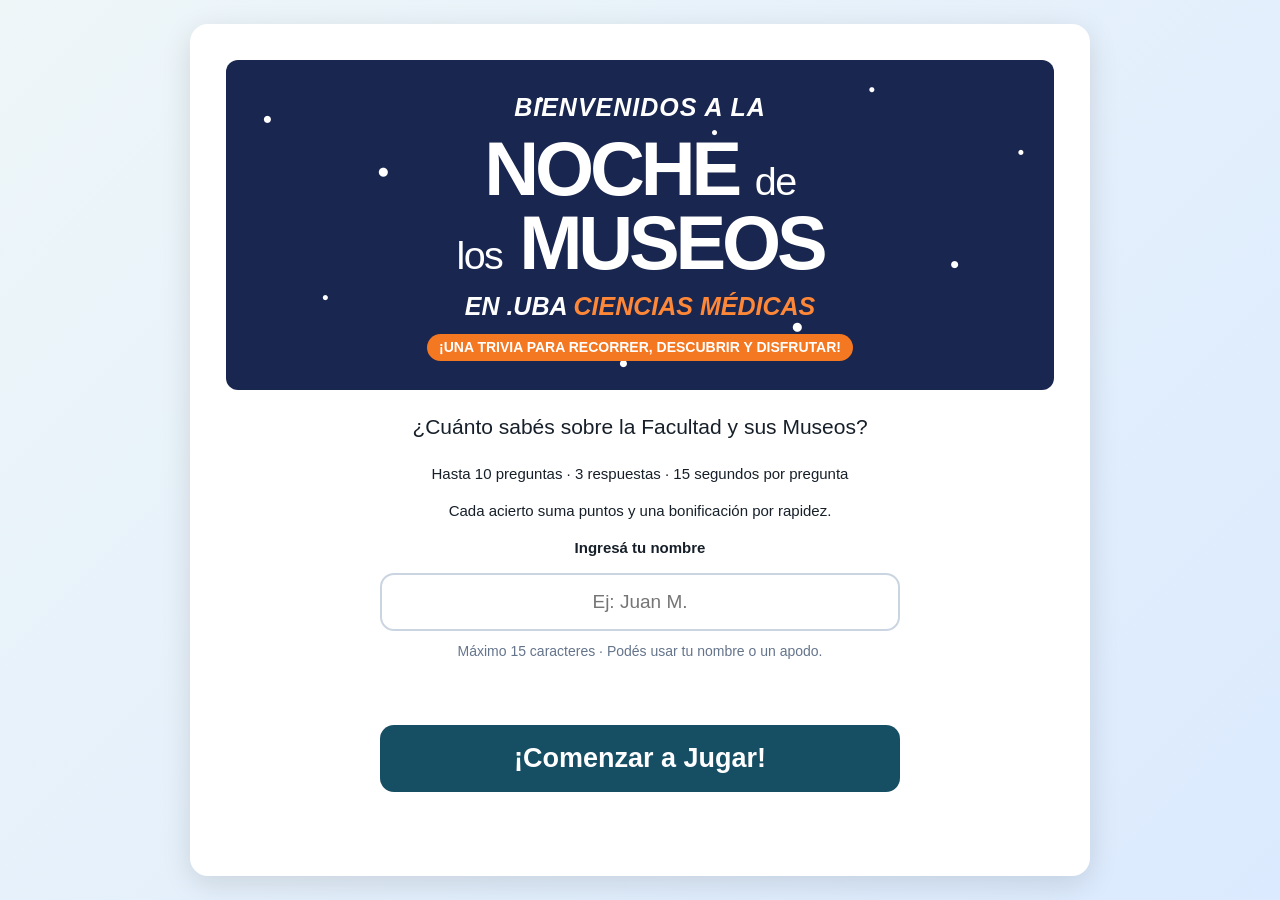
<file: index.html>
<!doctype html>
<html lang="es">
  <head>
    <meta charset="UTF-8" />
    <meta name="viewport" content="width=device-width, initial-scale=1.0" />
    <title>Trivia - Facultad de Medicina UBA y sus Museos</title>
    <link rel="stylesheet" href="style.css" />
  </head>
  <body>
    <!-- Pantalla 1: Ingreso de Nombre -->
    <div id="pantalla-inicio" class="pantalla">
      <section class="bienvenida-trivia" aria-labelledby="titulo-bienvenida">
        <p class="bienvenida-pre">BIENVENIDOS A LA</p>
        <h1 id="titulo-bienvenida" class="bienvenida-titulo">
          NOCHE <span class="bienvenida-de">de</span><br />
          <span class="bienvenida-los">los</span> MUSEOS
        </h1>
        <p class="bienvenida-facultad">
          EN .UBA <span>CIENCIAS MÉDICAS</span>
        </p>
        <p class="bienvenida-lema">
          ¡UNA TRIVIA PARA RECORRER, DESCUBRIR Y DISFRUTAR!
        </p>
      </section>
      <p class="subtitulo">¿Cuánto sabés sobre la Facultad y sus Museos?</p>
      <p class="detalle-juego">
        Hasta 10 preguntas · 3 respuestas · 15 segundos por pregunta
      </p>
      <p class="detalle-juego">
        Cada acierto suma puntos y una bonificación por rapidez.
      </p>
      <p class="etiqueta-nombre"><strong>Ingresá tu nombre</strong></p>

      <input
        type="text"
        id="nombre-jugador"
        placeholder="Ej: Juan M."
        maxlength="15"
        minlength="2"
        autocomplete="nickname"
        aria-describedby="ayuda-nombre mensaje-nombre"
        required
      />
      <p id="ayuda-nombre" class="ayuda-nombre">
        Máximo 15 caracteres · Podés usar tu nombre o un apodo.
      </p>
      <p
        id="mensaje-nombre"
        class="mensaje-nombre"
        role="alert"
        aria-live="polite"
      ></p>
      <br />
      <button id="btn-comenzar">¡Comenzar a Jugar!</button>
    </div>

    <!-- Pantalla 2: El Juego (Oculto al inicio) -->
    <div id="pantalla-juego" class="pantalla" style="display: none">
      <div class="temporizador-pregunta">
        <div
          class="reloj-pregunta"
          role="timer"
          aria-label="Tiempo para responder"
        >
          <span id="tiempo-restante">15</span>
          <span class="unidad-tiempo">s</span>
        </div>
        <div
          class="barra-tiempo-contenedor"
          role="progressbar"
          aria-label="Tiempo restante"
          aria-valuemin="0"
          aria-valuemax="15"
          aria-valuenow="15"
        >
          <div id="barra-tiempo"></div>
        </div>
      </div>

      <div class="caja-pregunta">
        <h2 id="texto-pregunta">Pregunta aquí...</h2>
        <div id="contenedor-imagen">
          <p id="explicacion-texto" style="display: none"></p>
        </div>
        <div id="opciones-container">
          <!-- Los botones de opciones se cargan dinámicamente -->
        </div>
      </div>
      <footer class="pie-juego">
        <span id="info-jugador">Jugador: </span>
        <span id="info-puntaje">Puntaje: 0</span>
      </footer>
    </div>

    <!-- Pantalla 3: Resultado Final (Oculto al inicio) -->
    <div id="pantalla-final" class="pantalla" style="display: none">
      <h2 id="resultado-final"></h2>
      <p id="resultado-categoria"></p>
      <p id="resultado-detalle"></p>
      <p id="resultado-tiempo"></p>
      <p id="estado-guardado" role="status" aria-live="polite"></p>
      <button class="btn-secundario" id="btn-ver-ranking-tiempos-final">
        🏆 Ver Top 10 global
      </button>
    </div>

    <!-- Pantalla 4: Ranking global -->
    <div id="pantalla-ranking-tiempos" class="pantalla" style="display: none">
      <div class="ranking-encabezado">
        <div class="ranking-trofeo" aria-hidden="true">🏆</div>
        <h2>Top 10 global</h2>
        <p class="detalle-juego">Los mejores exploradores de todos los visitantes.</p>
      </div>

      <p id="estado-ranking-global" class="estado-ranking-global" role="status" aria-live="polite"></p>

      <div id="ranking-podio" class="ranking-podio"></div>
      <ol id="lista-ranking-tiempos" class="lista-ranking-global"></ol>

      <button class="btn-secundario" id="btn-volver-ranking-tiempos">
        Volver
      </button>
    </div>

    <script src="preguntas.js"></script>
  </body>
</html>
</file>
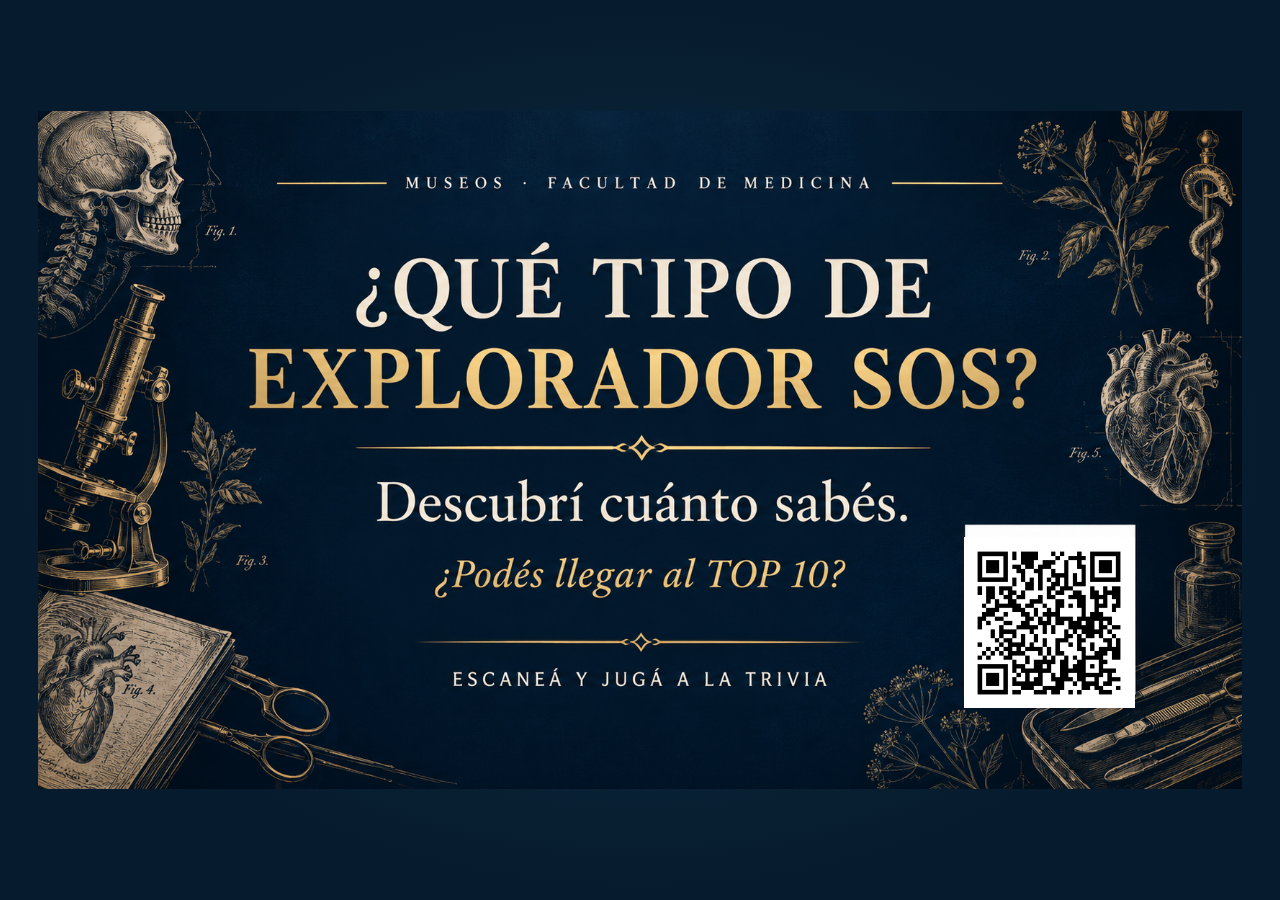
<file: museos.html>
<!doctype html>
<html lang="es">
<head>
<meta charset="utf-8"><meta name="viewport" content="width=device-width,initial-scale=1,viewport-fit=cover">
<meta name="theme-color" content="#061b2d"><title>Museos · Facultad de Medicina</title>
<style>
:root{--navy:#061b2d;--gold:#e7bd72;--cream:#f5ead6}*{box-sizing:border-box}html,body{margin:0;width:100%;height:100%;overflow:hidden;background:var(--navy);font-family:Georgia,'Times New Roman',serif;color:var(--cream)}
.screen{position:absolute;inset:0;display:none;align-items:center;justify-content:center;background:radial-gradient(ellipse at center,#12324a 0%,var(--navy) 70%);padding:2.5vh 3vw}.screen.active{display:flex}.poster-wrap{width:100%;height:100%;display:flex;align-items:center;justify-content:center}.poster-frame{position:relative;width:min(100%,152vh);aspect-ratio:8/5}.poster{display:block;width:100%;height:100%;object-fit:contain}
#play,#ranking,.learning-screen{background-image:
url("data:image/svg+xml,%3Csvg xmlns='http://www.w3.org/2000/svg' viewBox='0 0 1000 700' preserveAspectRatio='none'%3E%3Cg fill='none' stroke='rgb(255,248,232)' stroke-opacity='.78' stroke-width='1.5' stroke-linecap='round' stroke-dasharray='1 10'%3E%3Cpath d='M25 155L95 92L166 132L232 66'/%3E%3Cpath d='M30 520L102 460L176 505L242 445'/%3E%3Cpath d='M755 92L820 48L884 102L960 57'/%3E%3Cpath d='M748 505L815 455L890 510L970 450'/%3E%3Cpath d='M360 55L410 90L462 44'/%3E%3Cpath d='M545 625L605 572L665 615'/%3E%3C/g%3E%3Cg fill='rgb(255,248,232)'%3E%3Ccircle cx='25' cy='155' r='4.5'/%3E%3Ccircle cx='95' cy='92' r='2'/%3E%3Ccircle cx='166' cy='132' r='5'/%3E%3Ccircle cx='232' cy='66' r='2.5'/%3E%3Ccircle cx='30' cy='520' r='2.5'/%3E%3Ccircle cx='102' cy='460' r='4'/%3E%3Ccircle cx='176' cy='505' r='2'/%3E%3Ccircle cx='242' cy='445' r='5'/%3E%3Ccircle cx='755' cy='92' r='5'/%3E%3Ccircle cx='820' cy='48' r='2'/%3E%3Ccircle cx='884' cy='102' r='4'/%3E%3Ccircle cx='960' cy='57' r='3'/%3E%3Ccircle cx='748' cy='505' r='2.5'/%3E%3Ccircle cx='815' cy='455' r='5'/%3E%3Ccircle cx='890' cy='510' r='2'/%3E%3Ccircle cx='970' cy='450' r='4.5'/%3E%3Ccircle cx='360' cy='55' r='3'/%3E%3Ccircle cx='410' cy='90' r='4'/%3E%3Ccircle cx='462' cy='44' r='2'/%3E%3Ccircle cx='545' cy='625' r='3'/%3E%3Ccircle cx='605' cy='572' r='4.5'/%3E%3Ccircle cx='665' cy='615' r='2'/%3E%3C/g%3E%3Cg fill='rgb(255,211,137)'%3E%3Ccircle cx='166' cy='132' r='2'/%3E%3Ccircle cx='242' cy='445' r='2'/%3E%3Ccircle cx='884' cy='102' r='2'/%3E%3Ccircle cx='815' cy='455' r='2'/%3E%3C/g%3E%3C/svg%3E"),
radial-gradient(circle at 7% 17%,rgba(255,248,232,.98) 0 2px,transparent 3.5px),
radial-gradient(circle at 13% 23%,rgba(255,211,137,.95) 0 2.5px,transparent 4px),
radial-gradient(circle at 20% 14%,rgba(255,248,232,.9) 0 2px,transparent 3.5px),
radial-gradient(circle at 29% 21%,rgba(255,248,232,.85) 0 1.5px,transparent 3px),
radial-gradient(circle at 39% 11%,rgba(255,211,137,.9) 0 2px,transparent 3.5px),
radial-gradient(circle at 51% 17%,rgba(255,248,232,.85) 0 1.5px,transparent 3px),
radial-gradient(circle at 63% 10%,rgba(255,248,232,.9) 0 2px,transparent 3.5px),
radial-gradient(circle at 72% 21%,rgba(255,211,137,.9) 0 2px,transparent 3.5px),
radial-gradient(circle at 78% 12%,rgba(255,248,232,.98) 0 2.5px,transparent 4px),
radial-gradient(circle at 85% 20%,rgba(255,211,137,.95) 0 2px,transparent 3.5px),
radial-gradient(circle at 92% 14%,rgba(255,248,232,.95) 0 2px,transparent 3.5px),
radial-gradient(circle at 96% 31%,rgba(255,248,232,.8) 0 1.5px,transparent 3px),
radial-gradient(circle at 5% 48%,rgba(255,211,137,.85) 0 1.5px,transparent 3px),
radial-gradient(circle at 9% 76%,rgba(255,211,137,.95) 0 2px,transparent 3.5px),
radial-gradient(circle at 16% 82%,rgba(255,248,232,.98) 0 2.5px,transparent 4px),
radial-gradient(circle at 23% 74%,rgba(255,248,232,.9) 0 2px,transparent 3.5px),
radial-gradient(circle at 34% 88%,rgba(255,211,137,.85) 0 1.5px,transparent 3px),
radial-gradient(circle at 47% 79%,rgba(255,248,232,.85) 0 2px,transparent 3.5px),
radial-gradient(circle at 59% 87%,rgba(255,211,137,.9) 0 2px,transparent 3.5px),
radial-gradient(circle at 68% 73%,rgba(255,248,232,.85) 0 1.5px,transparent 3px),
radial-gradient(circle at 76% 79%,rgba(255,248,232,.95) 0 2px,transparent 3.5px),
radial-gradient(circle at 83% 72%,rgba(255,211,137,.98) 0 2.5px,transparent 4px),
radial-gradient(circle at 91% 81%,rgba(255,248,232,.95) 0 2px,transparent 3.5px),
radial-gradient(circle at 97% 61%,rgba(255,211,137,.8) 0 1.5px,transparent 3px),
radial-gradient(ellipse at center,#12324a 0%,var(--navy) 70%);background-size:100% 100%,auto; background-repeat:no-repeat,repeat}
/* QR ubicado sobre el recuadro blanco reservado en el afiche */
.poster-qr{position:absolute;width:14.2%;height:auto;aspect-ratio:1;object-fit:contain;right:8.9%;bottom:15.7%;background:white;padding:0.45%;}
.invite{width:min(94vw,1050px);max-height:94vh;display:grid;grid-template-columns:1fr minmax(220px,35%);gap:clamp(20px,4vw,64px);align-items:center;border:1px solid rgba(231,189,114,.55);padding:clamp(24px,5vw,70px);box-shadow:0 0 0 8px rgba(231,189,114,.04),0 20px 70px #0005}.eyebrow{text-transform:uppercase;letter-spacing:.22em;font-size:clamp(12px,1.5vw,18px);color:var(--gold)}h1{font-size:clamp(38px,6.5vw,86px);line-height:1.03;margin:.35em 0;color:var(--cream);font-weight:normal}h1 span{color:var(--gold);font-style:italic}.subtitle{font-size:clamp(18px,2.3vw,30px);line-height:1.35;margin:0 0 1.2em}.callout{font-family:Arial,sans-serif;font-weight:bold;letter-spacing:.04em;text-transform:uppercase;color:var(--navy);background:var(--gold);display:inline-block;padding:14px 20px;font-size:clamp(13px,1.6vw,20px)}.qr-panel{text-align:center;font-family:Arial,sans-serif}.qr-panel img{display:block;width:min(100%,340px);aspect-ratio:1;object-fit:contain;background:white;padding:10px;margin:0 auto 18px}.qr-panel p{font-size:clamp(14px,1.7vw,20px);line-height:1.4;margin:0}.footer{position:absolute;bottom:2vh;left:0;right:0;text-align:center;color:#c9b28e;font:11px Arial,sans-serif;letter-spacing:.2em;text-transform:uppercase;opacity:.75}
.invite .eyebrow{font-family:Arial,Helvetica,sans-serif;font-weight:900;font-style:italic;letter-spacing:.04em}
.invite h1{font-family:Arial,Helvetica,sans-serif;font-weight:900;letter-spacing:-.055em;line-height:.98;text-transform:uppercase}
.invite h1 span{color:#ff8738;font-weight:900}
.ranking-board{width:min(94vw,900px);max-height:94vh;display:flex;flex-direction:column;border:1px solid rgba(231,189,114,.55);padding:clamp(16px,3vh,32px) clamp(16px,4vw,48px);box-shadow:0 0 0 8px rgba(231,189,114,.04),0 20px 70px #0005}.ranking-heading{text-align:center;margin-bottom:clamp(8px,1.5vh,16px)}.ranking-heading .trophy{font-size:clamp(26px,5vh,42px);line-height:1}.ranking-heading h2{font-size:clamp(30px,5vh,48px);font-weight:normal;color:var(--gold);margin:4px 0}.ranking-heading p{font:clamp(13px,1.8vh,17px) Arial,sans-serif;margin:0;color:#d8c8ac}.ranking-status{font:clamp(13px,1.8vh,17px) Arial,sans-serif;text-align:center;margin:0 0 8px;color:var(--gold)}.ranking-list{list-style:none;padding:0;margin:0 auto;width:min(100%,720px);overflow-y:auto}.ranking-row{display:grid;grid-template-columns:clamp(34px,5vh,46px) minmax(0,1fr) auto;grid-template-areas:"position player score" "position details details";align-items:center;column-gap:12px;margin-bottom:6px;padding:clamp(7px,1.2vh,12px) clamp(10px,2vw,18px);border:1px solid rgba(231,189,114,.32);background:rgba(255,255,255,.06);font-family:Arial,sans-serif}.ranking-row:first-child{border-color:var(--gold);background:rgba(231,189,114,.14)}.ranking-position{grid-area:position;text-align:center;font-size:clamp(19px,3vh,26px);font-weight:bold;color:var(--gold)}.ranking-player{grid-area:player;min-width:0;overflow-wrap:anywhere;font-size:clamp(15px,2.2vh,20px);font-weight:bold}.ranking-score{grid-area:score;white-space:nowrap;font-size:clamp(15px,2.2vh,20px);font-weight:bold;color:var(--gold)}.ranking-details{grid-area:details;margin-top:3px;font-size:clamp(11px,1.6vh,14px);color:#d8c8ac}.ranking-list:empty{display:none}

/* Tarjetas educativas basadas exclusivamente en la hoja Preguntas de Google Sheets */
.learning-card{width:min(92vw,1180px);max-height:92vh;display:grid;grid-template-columns:minmax(0,1.1fr) minmax(260px,.9fr);gap:clamp(22px,4vw,58px);align-items:center;border:1px solid rgba(231,189,114,.65);padding:clamp(22px,4vw,56px);box-shadow:0 0 0 8px rgba(231,189,114,.04),0 20px 70px #0005;background:linear-gradient(135deg,rgba(18,50,74,.98),rgba(6,27,45,.98))}
.learning-copy{min-width:0}.learning-label{font:700 clamp(12px,1.5vw,18px) Arial,sans-serif;letter-spacing:.18em;text-transform:uppercase;color:var(--gold);margin-bottom:clamp(12px,2vh,22px)}.learning-question{font-size:clamp(27px,4.1vw,54px);line-height:1.13;font-weight:normal;margin:0 0 .6em;color:var(--cream);overflow-wrap:anywhere}.learning-answer{font-size:clamp(24px,3.5vw,44px);line-height:1.15;color:var(--gold);margin:.2em 0 .45em}.learning-explanation{font:clamp(17px,2vw,25px)/1.45 Arial,sans-serif;color:#f5ead6;margin:0;overflow-wrap:anywhere}.learning-image-wrap{width:100%;height:min(52vh,520px);display:flex;align-items:center;justify-content:center;background:rgba(255,255,255,.04);border:1px solid rgba(231,189,114,.25);padding:10px}.learning-image{display:block;max-width:100%;max-height:100%;object-fit:contain}.learning-image-placeholder{font:clamp(15px,2vw,22px) Arial,sans-serif;color:#d8c8ac;text-align:center;padding:20px}.learning-progress{position:absolute;left:0;bottom:0;height:5px;background:var(--gold);width:100%;transform-origin:left;animation:learningCountdown 15s linear forwards}@keyframes learningCountdown{from{transform:scaleX(1)}to{transform:scaleX(0)}}.learning-footer{position:absolute;bottom:2vh;left:0;right:0;text-align:center;font:11px Arial,sans-serif;letter-spacing:.15em;text-transform:uppercase;color:#c9b28e;opacity:.8}
@media (orientation:portrait){.learning-card{grid-template-columns:1fr;gap:18px;text-align:center;padding:5vw 7vw;max-height:96vh}.learning-question{font-size:clamp(25px,6vw,42px)}.learning-answer{font-size:clamp(23px,5vw,36px)}.learning-explanation{font-size:clamp(15px,3.5vw,21px)}.learning-image-wrap{height:min(32vh,300px)}.learning-footer{font-size:9px}}
@media (orientation:portrait){.screen{padding:2vw}.poster-frame{width:min(100%,153.6vh)}.poster-qr{width:14.2%;right:8.9%;bottom:15.7%}.invite{grid-template-columns:1fr;gap:18px;text-align:center;padding:5vw 7vw;max-height:96vh}.invite h1{font-size:clamp(30px,8vw,54px);margin:.2em 0}.subtitle{font-size:clamp(15px,3.6vw,21px);margin-bottom:.7em}.qr-panel{display:flex;align-items:center;justify-content:center;gap:16px}.qr-panel img{width:min(35vw,190px);margin:0}.qr-panel p{max-width:180px;font-size:clamp(12px,3vw,16px)}.footer{font-size:9px;letter-spacing:.12em}}
@media (max-width:500px) and (orientation:portrait){.invite{gap:12px}.qr-panel{flex-direction:column}.qr-panel img{width:min(44vw,180px)}.qr-panel p{max-width:unset}}
</style></head><body>
<section class="screen active" id="welcome" aria-label="Publicidad de bienvenida"><div class="poster-wrap"><div class="poster-frame"><img class="poster" 
    src="imagenes/publicidad-museo.png" alt="¿Qué tipo de explorador sos? Museos · Facultad de Medicina"><img class="poster-qr" 
    src="imagenes/qr-trivia.png" alt="Código QR para entrar a la trivia"></div></div></section>

    <section class="screen" id="play" aria-label="Invitación a jugar"><div class="invite"><div><div class="eyebrow">Museos · Facultad de Medicina</div><h1>¿Podés llegar<br>al <span>TOP 10?</span></h1><p class="subtitle">Poné a prueba tus conocimientos y descubrí cuánto sabés sobre la historia de la medicina.</p><div class="callout">Escaneá y jugá</div></div><div class="qr-panel">
    <img src="imagenes/qr-trivia.png" alt="Escaneá este código QR para jugar"><p>Usá la cámara de tu celular para entrar a la trivia.</p></div></div><div class="footer">Una experiencia interactiva de los Museos · Facultad de Medicina</div></section>
    <section class="screen" id="ranking" aria-label="Top 10 global de la trivia">
      <div class="ranking-board">
        <header class="ranking-heading"><div class="trophy" aria-hidden="true">🏆</div><h2>Top 10 global</h2><p>Los mejores exploradores de todos los visitantes</p></header>
        <p class="ranking-status" id="ranking-status" role="status" aria-live="polite">Preparando ranking global...</p>
        <ol class="ranking-list" id="ranking-list"></ol>
      </div>
    </section>
<script>
// Pantallas publicitarias y contenidos educativos. La trivia y su codigo no se modifican.
const welcomeScreen = document.getElementById('welcome');
const playScreen = document.getElementById('play');
const rankingScreen = document.getElementById('ranking');
const screens = [welcomeScreen, playScreen, rankingScreen];
const intervalMs = 15000;
const rankingUrl = "https://script.google.com/macros/s/AKfycbyitZZk-9qxOtuIWrkxhPbYoeJ8KRyt0oORXOXFSZ6-yqd1OxTEVDsT5s77vLRo_OWgGA/exec";
const questionsCsvUrl = "https://docs.google.com/spreadsheets/d/e/2PACX-1vSf7mN6wC1ybMOKz1DXWeVjk_kdH6nhXwJRnVDMFAkODkADBkO21aemrcWQkxDSLGZJnnZIdWlqF3d-/pub?gid=0&single=true&output=csv";
let timer;
let rankingRequest = 0;
let rotation = [];
let rotationIndex = 0;
let educationalScreens = [];
let questionsLoaded = false;

async function loadRanking() {
  const request = ++rankingRequest;
  const status = document.getElementById('ranking-status');
  const list = document.getElementById('ranking-list');
  status.textContent = '⏳ Cargando ranking global...';
  list.replaceChildren();
  try {
    const response = await fetch(`${rankingUrl}?tipo=ranking&ts=${Date.now()}`);
    if (!response.ok) throw new Error(`HTTP ${response.status}`);
    const ranking = await response.json();
    if (!Array.isArray(ranking)) throw new Error('La respuesta del ranking no es válida.');
    if (request !== rankingRequest) return;
    if (ranking.length === 0) {
      status.textContent = 'Todavía no hay resultados en el ranking global.';
      return;
    }
    const top10 = ranking.slice(0, 10);
    top10.forEach((entry, index) => {
      const row = document.createElement('li'); row.className = 'ranking-row';
      const position = document.createElement('span'); position.className = 'ranking-position';
      position.textContent = index === 0 ? '🥇' : index === 1 ? '🥈' : index === 2 ? '🥉' : String(index + 1);
      const player = document.createElement('span'); player.className = 'ranking-player'; player.textContent = entry.nombre || 'Visitante';
      const score = document.createElement('span'); score.className = 'ranking-score';
      const points = Number(entry.puntaje); score.textContent = Number.isFinite(points) ? `${points} pts` : '—';
      const details = document.createElement('span'); details.className = 'ranking-details';
      const correct = Number(entry.correctas), questions = Number(entry.cantidad_preguntas), seconds = Number(entry.tiempo);
      const accuracy = Number.isFinite(correct) && Number.isFinite(questions) ? `${correct}/${questions} aciertos` : 'Aciertos —';
      const time = Number.isFinite(seconds) ? `${seconds.toFixed(1)} s` : 'Tiempo —';
      details.textContent = `${accuracy} · ${time}`; row.append(position, player, score, details); list.append(row);
    });
    status.textContent = `Ranking global · ${top10.length} ${top10.length === 1 ? 'resultado destacado' : 'resultados destacados'}`;
  } catch (error) {
    if (request !== rankingRequest) return;
    console.error('No se pudo cargar el ranking global.', error);
    status.textContent = '⚠️ No se pudo cargar el ranking global. Revisá la conexión.';
  }
}

// Parser CSV que respeta comas y comillas dentro de las celdas.
function parseCSV(text) {
  const rows = []; let row = [], field = '', quoted = false;
  for (let i = 0; i < text.length; i++) {
    const ch = text[i], next = text[i + 1];
    if (ch === '"' && quoted && next === '"') { field += '"'; i++; }
    else if (ch === '"') quoted = !quoted;
    else if (ch === ',' && !quoted) { row.push(field); field = ''; }
    else if ((ch === '\n' || ch === '\r') && !quoted) {
      if (ch === '\r' && next === '\n') i++;
      row.push(field); if (row.some(cell => cell.trim() !== '')) rows.push(row);
      row = []; field = '';
    } else field += ch;
  }
  if (field.length || row.length) { row.push(field); if (row.some(cell => cell.trim() !== '')) rows.push(row); }
  return rows;
}
function escapeText(value) { return String(value ?? '').trim(); }
function resolveImage(value) {
  const raw = escapeText(value);
  if (!raw) return '';
  if (/^(https?:)?\/\//i.test(raw) || raw.startsWith('data:')) return raw;
  return `imagenes/${raw.replace(/^\.\//, '').replace(/^imagenes\//, '')}`;
}
function buildQuestionObjects(csvText) {
  const rows = parseCSV(csvText);
  if (rows.length < 2) return [];
  return rows.slice(1).map((cols, idx) => {
    const answerNumber = Number.parseInt(escapeText(cols[5]), 10);
    const options = [cols[2], cols[3], cols[4]].map(escapeText);
    const answer = answerNumber >= 1 && answerNumber <= 3 ? options[answerNumber - 1] : '';
    return {
      id: escapeText(cols[0]) || String(idx + 1),
      question: escapeText(cols[1]),
      answer,
      explanation: escapeText(cols[6]),
      image: resolveImage(cols[7])
    };
  }).filter(q => q.question && (q.answer || q.explanation));
}
function createLearningScreen(question, mode) {
  const section = document.createElement('section');
  section.className = 'screen learning-screen';
  section.setAttribute('aria-label', mode === 'question' ? 'Pista de la trivia' : 'Respuesta y explicación de la trivia');
  const card = document.createElement('div'); card.className = 'learning-card';
  const copy = document.createElement('div'); copy.className = 'learning-copy';
  const label = document.createElement('div'); label.className = 'learning-label';
  const title = document.createElement('h2'); title.className = 'learning-question';
  const answer = document.createElement('p'); answer.className = 'learning-answer';
  const explanation = document.createElement('p'); explanation.className = 'learning-explanation';
  const imageWrap = document.createElement('div'); imageWrap.className = 'learning-image-wrap';
  if (question.image) {
    const img = document.createElement('img'); img.className = 'learning-image'; img.src = question.image;
    img.alt = 'Imagen asociada a una pregunta de la trivia'; img.loading = 'eager';
    img.onerror = () => { img.remove(); const placeholder = document.createElement('div'); placeholder.className = 'learning-image-placeholder'; placeholder.textContent = 'Museos · Facultad de Medicina'; imageWrap.append(placeholder); };
    imageWrap.append(img);
  } else {
    const placeholder = document.createElement('div'); placeholder.className = 'learning-image-placeholder';
    placeholder.textContent = 'Museos · Facultad de Medicina'; imageWrap.append(placeholder);
  }
  if (mode === 'question') {
    label.textContent = 'Pista para explorar'; title.textContent = question.question;
    explanation.textContent = '¿Conocés la respuesta? Muy pronto vas a descubrirla.';
    answer.hidden = true;
  } else {
    label.textContent = 'La respuesta'; title.textContent = question.question;
    answer.textContent = question.answer ? `Respuesta: ${question.answer}` : '';
    answer.hidden = !question.answer;
    explanation.textContent = question.explanation || '¡Seguí explorando la historia de la medicina en nuestros museos!';
  }
  copy.append(label, title, answer, explanation); card.append(copy, imageWrap); section.append(card);
  const footer = document.createElement('div'); footer.className = 'learning-footer';
  footer.textContent = 'Trivia · Museos · Facultad de Medicina'; section.append(footer);
  const progress = document.createElement('div'); progress.className = 'learning-progress'; section.append(progress);
  document.body.append(section);
  educationalScreens.push(section);
  return section;
}
function buildRotation(questions) {
  // Intercalamos la pregunta, otras pantallas publicitarias y luego su respuesta.
  // Se conserva la bienvenida, la invitación a jugar y el ranking originales.
  const slides = [welcomeScreen, playScreen];
  if (questions.length) {
    const selected = questions.slice().sort(() => Math.random() - 0.5).slice(0, Math.min(10, questions.length));
    selected.forEach((q) => {
      slides.push(createLearningScreen(q, 'question'));
      slides.push(rankingScreen);
      slides.push(createLearningScreen(q, 'answer'));
      slides.push(playScreen);
    });
  }
  slides.push(rankingScreen);
  rotation = slides;
  rotationIndex = 0;
}
async function loadQuestionsForAdvertising() {
  try {
    const response = await fetch(`${questionsCsvUrl}&ts=${Date.now()}`, { cache: 'no-store' });
    if (!response.ok) throw new Error(`HTTP ${response.status}`);
    const csv = await response.text();
    const questions = buildQuestionObjects(csv);
    if (!questions.length) throw new Error('No se encontraron preguntas válidas.');
    buildRotation(questions);
  } catch (error) {
    console.warn('No se pudieron cargar preguntas para publicidad. Se mostrarán las tres pantallas habituales.', error);
    rotation = [welcomeScreen, playScreen, rankingScreen];
  } finally {
    questionsLoaded = true;
  }
}
function showNext() {
  if (!questionsLoaded) { timer = setTimeout(showNext, 500); return; }
  const screen = rotation[rotationIndex % rotation.length];
  document.querySelectorAll('.screen').forEach(s => s.classList.toggle('active', s === screen));
  if (screen === rankingScreen) loadRanking();
  rotationIndex = (rotationIndex + 1) % rotation.length;
  clearTimeout(timer);
  timer = setTimeout(showNext, intervalMs);
}
document.addEventListener('click', () => { clearTimeout(timer); showNext(); });
document.addEventListener('keydown', e => {
  if (e.key === 'ArrowRight' || e.key === ' ') { e.preventDefault(); clearTimeout(timer); showNext(); }
  else if (e.key === 'ArrowLeft') { e.preventDefault(); clearTimeout(timer); rotationIndex = (rotationIndex - 2 + rotation.length) % rotation.length; showNext(); }
});
loadQuestionsForAdvertising().then(() => showNext());
</script></body></html>
</file>
<file: style.css>
* {
  box-sizing: border-box;
}

:root {
  --azul: #164e63;
  --azul-secundario: #0e7490;
  --fondo: #eef6f8;
  --verde: #16a34a;
  --rojo: #dc2626;
  --gris: #e2e8f0;
  --texto: #17202a;
}

body {
  min-height: 100vh;
  margin: 0;
  padding: 24px 14px;
  background: linear-gradient(135deg, var(--fondo), #dbeafe);
  color: var(--texto);
  font-family: Arial, Helvetica, sans-serif;
}

.pantalla {
  width: min(100%, 900px);
  min-height: calc(100vh - 48px);
  margin: 0 auto;
  padding: clamp(18px, 4vw, 36px);
  border-radius: 18px;
  background: #fff;
  box-shadow: 0 8px 30px rgb(0 0 0 / 12%);
  text-align: center;
}

h1,
.pantalla > h2 {
  margin: 8px 0 18px;
  color: var(--azul);
}

h1 {
  font-size: clamp(30px, 7vw, 48px);
}

#pantalla-inicio .bienvenida-trivia {
  display: flex;
  min-height: 330px;
  flex-direction: column;
  align-items: center;
  justify-content: center;
  gap: 7px;
  margin: 0 auto 22px;
  padding: 28px 18px;
  overflow: hidden;
  position: relative;
  border-radius: 12px;
  background-color: #19264f;
  background-image:
    radial-gradient(circle at 5% 18%, #fff 0 3px, transparent 4px),
    radial-gradient(circle at 12% 72%, #fff 0 2px, transparent 3px),
    radial-gradient(circle at 19% 34%, #fff 0 4px, transparent 5px),
    radial-gradient(circle at 28% 87%, #fff 0 2px, transparent 3px),
    radial-gradient(circle at 38% 12%, #fff 0 2px, transparent 3px),
    radial-gradient(circle at 48% 92%, #fff 0 3px, transparent 4px),
    radial-gradient(circle at 59% 22%, #fff 0 2px, transparent 3px),
    radial-gradient(circle at 69% 81%, #fff 0 4px, transparent 5px),
    radial-gradient(circle at 78% 9%, #fff 0 2px, transparent 3px),
    radial-gradient(circle at 88% 62%, #fff 0 3px, transparent 4px),
    radial-gradient(circle at 96% 28%, #fff 0 2px, transparent 3px);
  color: #fff;
  text-align: center;
}

#pantalla-inicio .bienvenida-trivia p {
  margin: 0;
}

#pantalla-inicio .bienvenida-pre {
  position: relative;
  z-index: 1;
  font-size: clamp(18px, 3.5vw, 25px);
  font-style: italic;
  font-weight: 900;
  letter-spacing: 0.04em;
}

#pantalla-inicio .bienvenida-titulo {
  position: relative;
  z-index: 1;
  margin: 0;
  color: #fff;
  font-size: clamp(40px, 9vw, 76px);
  font-weight: 900;
  letter-spacing: -0.055em;
  line-height: 0.98;
}

#pantalla-inicio .bienvenida-de,
#pantalla-inicio .bienvenida-los {
  font-size: 0.52em;
  font-weight: 400;
  letter-spacing: -0.04em;
}

#pantalla-inicio .bienvenida-facultad {
  position: relative;
  z-index: 1;
  font-size: clamp(17px, 3.4vw, 25px);
  font-style: italic;
  font-weight: 900;
}

#pantalla-inicio .bienvenida-facultad span {
  color: #ff8738;
}

#pantalla-inicio .bienvenida-lema {
  position: relative;
  z-index: 1;
  margin-top: 3px !important;
  padding: 5px 12px;
  border-radius: 999px;
  background: #f47721;
  font-size: clamp(10px, 2vw, 14px) !important;
  font-weight: 900;
  line-height: 1.25;
}

.pantalla p {
  font-size: clamp(17px, 3.5vw, 21px);
  line-height: 1.45;
}

.detalle-juego,
.etiqueta-nombre {
  font-size: 15px !important;
}

.etiqueta-nombre {
  margin-bottom: 4px;
}

#nombre-jugador {
  width: min(100%, 520px);
  margin: 10px 0;
  padding: 16px 18px;
  border: 2px solid #cbd5e1;
  border-radius: 14px;
  font: inherit;
  font-size: 19px;
  text-align: center;
}

#nombre-jugador:focus-visible,
button:focus-visible {
  outline: 3px solid #38bdf8;
  outline-offset: 3px;
}

.ayuda-nombre {
  margin: 0 auto 4px !important;
  color: #64748b;
  font-size: 14px !important;
}

.mensaje-nombre {
  width: min(100%, 520px);
  min-height: 22px;
  margin: 6px auto 0 !important;
  padding: 0 8px;
  font-size: 15px !important;
  font-weight: 700;
  line-height: 1.35;
}

.mensaje-nombre.error {
  color: var(--rojo);
}

.mensaje-nombre.exito {
  color: var(--verde);
}

#nombre-jugador:invalid {
  box-shadow: none;
}

button {
  border: 0;
  border-radius: 14px;
  cursor: pointer;
  font-family: inherit;
  touch-action: manipulation;
}

#btn-comenzar {
  display: block;
  width: min(100%, 520px);
  margin: 18px auto;
  padding: 18px 22px;
  background: var(--azul);
  color: #fff;
  font-size: clamp(20px, 4vw, 27px);
  font-weight: 700;
}

#btn-comenzar:hover {
  background: var(--azul-secundario);
}

.btn-secundario {
  display: block;
  width: min(100%, 520px);
  margin: 14px auto;
  padding: 14px 18px;
  background: var(--gris);
  color: var(--azul);
  font-size: 18px;
  font-weight: 700;
}

.btn-secundario:hover {
  background: #cbd5e1;
}

#pantalla-ranking-tiempos {
  max-width: 760px;
}

.ranking-encabezado {
  margin-bottom: 6px;
}

.ranking-trofeo {
  font-size: clamp(42px, 9vw, 64px);
  line-height: 1;
  margin-bottom: 4px;
}

.ranking-encabezado h2 {
  margin-bottom: 6px;
}

.ranking-podio {
  display: grid;
  grid-template-columns: repeat(3, 1fr);
  gap: 12px;
  align-items: end;
  width: min(100%, 700px);
  margin: 18px auto 20px;
}

.tarjeta-podio {
  padding: 16px 10px;
  border: 1px solid var(--gris);
  border-radius: 16px;
  background: #fff;
  box-shadow: 0 5px 16px rgba(0, 0, 0, 0.08);
  text-align: center;
}

.tarjeta-podio.puesto-1 {
  order: 2;
  transform: translateY(-8px);
  border-width: 2px;
}

.tarjeta-podio.puesto-2 {
  order: 1;
}

.tarjeta-podio.puesto-3 {
  order: 3;
}

.podio-medalla {
  font-size: 34px;
  line-height: 1.1;
}

.podio-puesto {
  margin-top: 3px;
  font-size: 12px;
  font-weight: 800;
  text-transform: uppercase;
  letter-spacing: 0.05em;
  opacity: 0.7;
}

.podio-nombre {
  margin-top: 7px;
  font-size: clamp(16px, 3.8vw, 20px);
  font-weight: 800;
  overflow-wrap: anywhere;
}

.podio-puntaje {
  margin-top: 5px;
  font-size: clamp(20px, 4.5vw, 27px);
  font-weight: 900;
}

.podio-detalle {
  margin-top: 3px;
  font-size: 13px;
  opacity: 0.72;
}

.lista-ranking-global {
  width: min(100%, 700px);
  margin: 10px auto 24px;
  padding: 0;
  list-style: none;
  text-align: left;
}

.fila-ranking-global {
  display: grid;
  grid-template-columns: 36px minmax(0, 1fr) auto;
  grid-template-areas:
    "pos nombre puntaje"
    "pos meta meta";
  column-gap: 10px;
  align-items: center;
  margin-bottom: 8px;
  padding: 10px 13px;
  border: 1px solid var(--gris);
  border-radius: 12px;
  background: rgba(255, 255, 255, 0.78);
}

.ranking-posicion {
  grid-area: pos;
  font-size: 19px;
  font-weight: 900;
  text-align: center;
}

.ranking-nombre {
  grid-area: nombre;
  min-width: 0;
  font-size: 17px;
  font-weight: 800;
  overflow-wrap: anywhere;
}

.ranking-puntaje {
  grid-area: puntaje;
  font-size: 17px;
  font-weight: 900;
  white-space: nowrap;
}

.ranking-meta {
  grid-area: meta;
  margin-top: 2px;
  padding-left: 0;
  font-size: 13px;
  opacity: 0.68;
}

@media (max-width: 560px) {
  .ranking-podio {
    gap: 7px;
  }

  .tarjeta-podio {
    padding: 12px 6px;
    border-radius: 12px;
  }

  .podio-medalla {
    font-size: 28px;
  }

  .podio-nombre {
    font-size: 15px;
  }

  .podio-puntaje {
    font-size: 19px;
  }

  .fila-ranking-global {
    grid-template-columns: 30px minmax(0, 1fr) auto;
    padding: 9px 10px;
  }
}

#contenedor-ranking {
  width: min(100%, 520px);
  margin: 30px auto 0;
  padding-top: 18px;
  border-top: 1px solid var(--gris);
  text-align: left;
}

#contenedor-ranking h3 {
  margin: 0 0 12px;
  color: var(--azul);
  font-size: 20px;
}

#lista-ranking {
  margin: 0;
  padding-left: 28px;
  font-size: 17px;
  line-height: 1.8;
}

#pantalla-juego {
  display: flex;
  flex-direction: column;
  align-items: stretch;
}

.temporizador-pregunta {
  display: flex;
  align-items: center;
  gap: 16px;
  margin-bottom: 18px;
}

.reloj-pregunta {
  display: flex;
  flex: 0 0 68px;
  width: 68px;
  height: 68px;
  align-items: center;
  justify-content: center;
  border: 3px solid var(--azul-secundario);
  border-radius: 50%;
  color: var(--azul);
  font-size: 27px;
  font-weight: 700;
  font-variant-numeric: tabular-nums;
  transition:
    border-color 150ms ease,
    color 150ms ease;
}

.unidad-tiempo {
  margin-left: 2px;
  font-size: 13px;
}

.reloj-pregunta.reloj-urgente {
  border-color: var(--rojo);
  color: var(--rojo);
}

.barra-tiempo-contenedor {
  flex: 1;
  min-width: 0;
  height: 14px;
  margin: 0;
  overflow: hidden;
  border: 1px solid #cbd5e1;
  border-radius: 999px;
  background: #e2e8f0;
}

#barra-tiempo {
  width: 100%;
  height: 100%;
  border-radius: inherit;
  background: var(--verde);
  transition:
    width 50ms linear,
    background-color 250ms ease;
}

.reloj-pregunta.reloj-urgente ~ .barra-tiempo-contenedor #barra-tiempo {
  background: var(--rojo);
}

.pie-juego {
  display: flex;
  justify-content: space-between;
  gap: 12px;
  margin-top: auto;
  padding-top: 18px;
  border-top: 1px solid var(--gris);
  color: var(--azul);
  font-size: clamp(17px, 4vw, 22px);
  font-weight: 700;
  text-align: left;
}

.caja-pregunta {
  padding-top: 10px;
}

#texto-pregunta {
  margin: 20px 0;
  font-size: clamp(24px, 5vw, 35px);
  line-height: 1.25;
}

#contenedor-imagen {
  display: flex;
  position: relative;
  min-height: 170px;
  max-height: 300px;
  margin: 16px 0;
  align-items: center;
  justify-content: center;
  overflow: hidden;
  border-radius: 18px;
  background: #e2e8f0;
}

#contenedor-imagen:not(.con-imagen):not(.toast-sin-imagen) {
  display: none;
}

#contenedor-imagen img {
  width: 100%;
  max-width: 100%;
  max-height: 300px !important;
  margin: 0 !important;
  object-fit: contain;
}

#opciones-container {
  display: grid;
  grid-template-columns: 1fr;
  gap: 14px;
}

.btn-opcion {
  width: 100%;
  min-height: 72px;
  padding: 17px;
  background: var(--gris);
  color: var(--texto);
  font-size: clamp(18px, 4vw, 24px);
  font-weight: 700;
  text-align: left;
  transition:
    background-color 150ms ease,
    color 150ms ease;
}

.btn-opcion:not(:disabled):hover {
  background: #cbd5e1;
}

.btn-opcion:disabled {
  cursor: default;
}

#explicacion-texto {
  position: absolute;
  z-index: 1;
  right: 12px;
  bottom: 12px;
  left: 12px;
  max-height: calc(100% - 16px);
  margin: 0;
  overflow-y: auto;
  padding: 10px 14px;
  border: 2px solid #f59e0b;
  border-left-width: 8px;
  border-radius: 14px;
  background: rgb(255 251 235 / 96%);
  box-shadow: 0 4px 14px rgb(0 0 0 / 28%);
  backdrop-filter: blur(6px);
  color: #713f12;
  font-size: clamp(15px, 3vw, 18px);
  font-weight: 600;
  line-height: 1.4;
  text-align: left;
}

#explicacion-texto::before {
  display: block;
  margin-bottom: 6px;
  color: #92400e;
  content: "💡 Explicación";
  font-size: 17px;
  font-weight: 700;
}

#resultado-final {
  width: min(100%, 680px);
  margin: 24px auto;
  color: var(--azul);
  font-size: clamp(25px, 5vw, 38px);
  font-weight: 700;
  line-height: 1.35;
}

#resultado-categoria {
  margin: 0 auto 12px;
  color: var(--azul-secundario);
  font-size: clamp(18px, 4vw, 23px);
  font-weight: 700;
}

#resultado-detalle {
  width: min(100%, 720px);
  margin: 0 auto 16px;
  padding: 16px 20px;
  border: 2px solid #a78bfa;
  border-radius: 16px;
  background: linear-gradient(135deg, #ede9fe, #ddd6fe);
  color: #4c1d95;
  font-size: clamp(18px, 4vw, 22px);
  font-weight: 800;
  box-shadow: 0 8px 20px rgb(109 40 217 / 12%);
}

#resultado-tiempo {
  margin: 0 auto 20px;
  color: var(--azul);
  font-size: clamp(18px, 4vw, 22px);
  font-weight: 700;
}

@media (min-width: 650px) {
  #opciones-container {
    grid-template-columns: 1fr 1fr;
  }

  .btn-opcion:last-child {
    grid-column: 1 / -1;
  }
}

@media (max-width: 600px) {
  body {
    min-height: 100dvh;
    padding: 6px 8px;
  }

  .pantalla {
    min-height: calc(100vh - 12px);
    min-height: calc(100dvh - 12px);
    padding: 12px 10px;
  }

  #pantalla-juego {
    height: calc(100vh - 12px);
    height: calc(100dvh - 12px);
    min-height: 0;
    overflow: hidden;
    padding: 8px;
  }

  .temporizador-pregunta {
    flex: 0 0 auto;
    gap: 8px;
    margin-bottom: 4px;
  }

  .reloj-pregunta {
    flex-basis: 42px;
    width: 42px;
    height: 42px;
    border-width: 2px;
    font-size: 18px;
  }

  .caja-pregunta {
    display: flex;
    flex: 1 1 auto;
    min-height: 0;
    flex-direction: column;
    padding-top: 0;
  }

  #texto-pregunta {
    flex: 0 0 auto;
    margin: 4px 0 6px;
    font-size: clamp(18px, 4.5vw, 24px);
    line-height: 1.15;
  }

  #contenedor-imagen {
    flex: 1 1 110px;
    height: auto;
    min-height: 90px;
    max-height: none;
    margin: 0 0 6px;
  }

  #contenedor-imagen img {
    max-height: calc(100% - 8px) !important;
  }

  #explicacion-texto {
    right: 6px;
    bottom: 6px;
    left: 6px;
    padding: 8px 10px;
    font-size: 15px;
    line-height: 1.3;
  }

  #opciones-container {
    flex: 0 0 auto;
    grid-template-columns: 1fr 1fr;
    gap: 6px;
  }

  .btn-opcion:last-child {
    grid-column: 1 / -1;
  }

  .btn-opcion {
    min-height: 44px;
    padding: 8px 10px;
    font-size: clamp(14px, 3.8vw, 18px);
  }

  .pie-juego {
    flex: 0 0 auto;
    margin-top: 4px;
    padding-top: 6px;
    font-size: 14px;
  }
}

@media (max-width: 600px) and (max-height: 700px) {
  #contenedor-imagen {
    min-height: 72px;
    flex-basis: 72px;
  }

  .btn-opcion {
    min-height: 40px;
    padding: 6px 8px;
  }

  #texto-pregunta {
    font-size: clamp(17px, 4vw, 21px);
  }
}

.estado-ranking-global {
  min-height: 1.5em;
  margin: 8px 0 12px;
  font-size: 0.95rem;
  opacity: 0.85;
}
</file>
